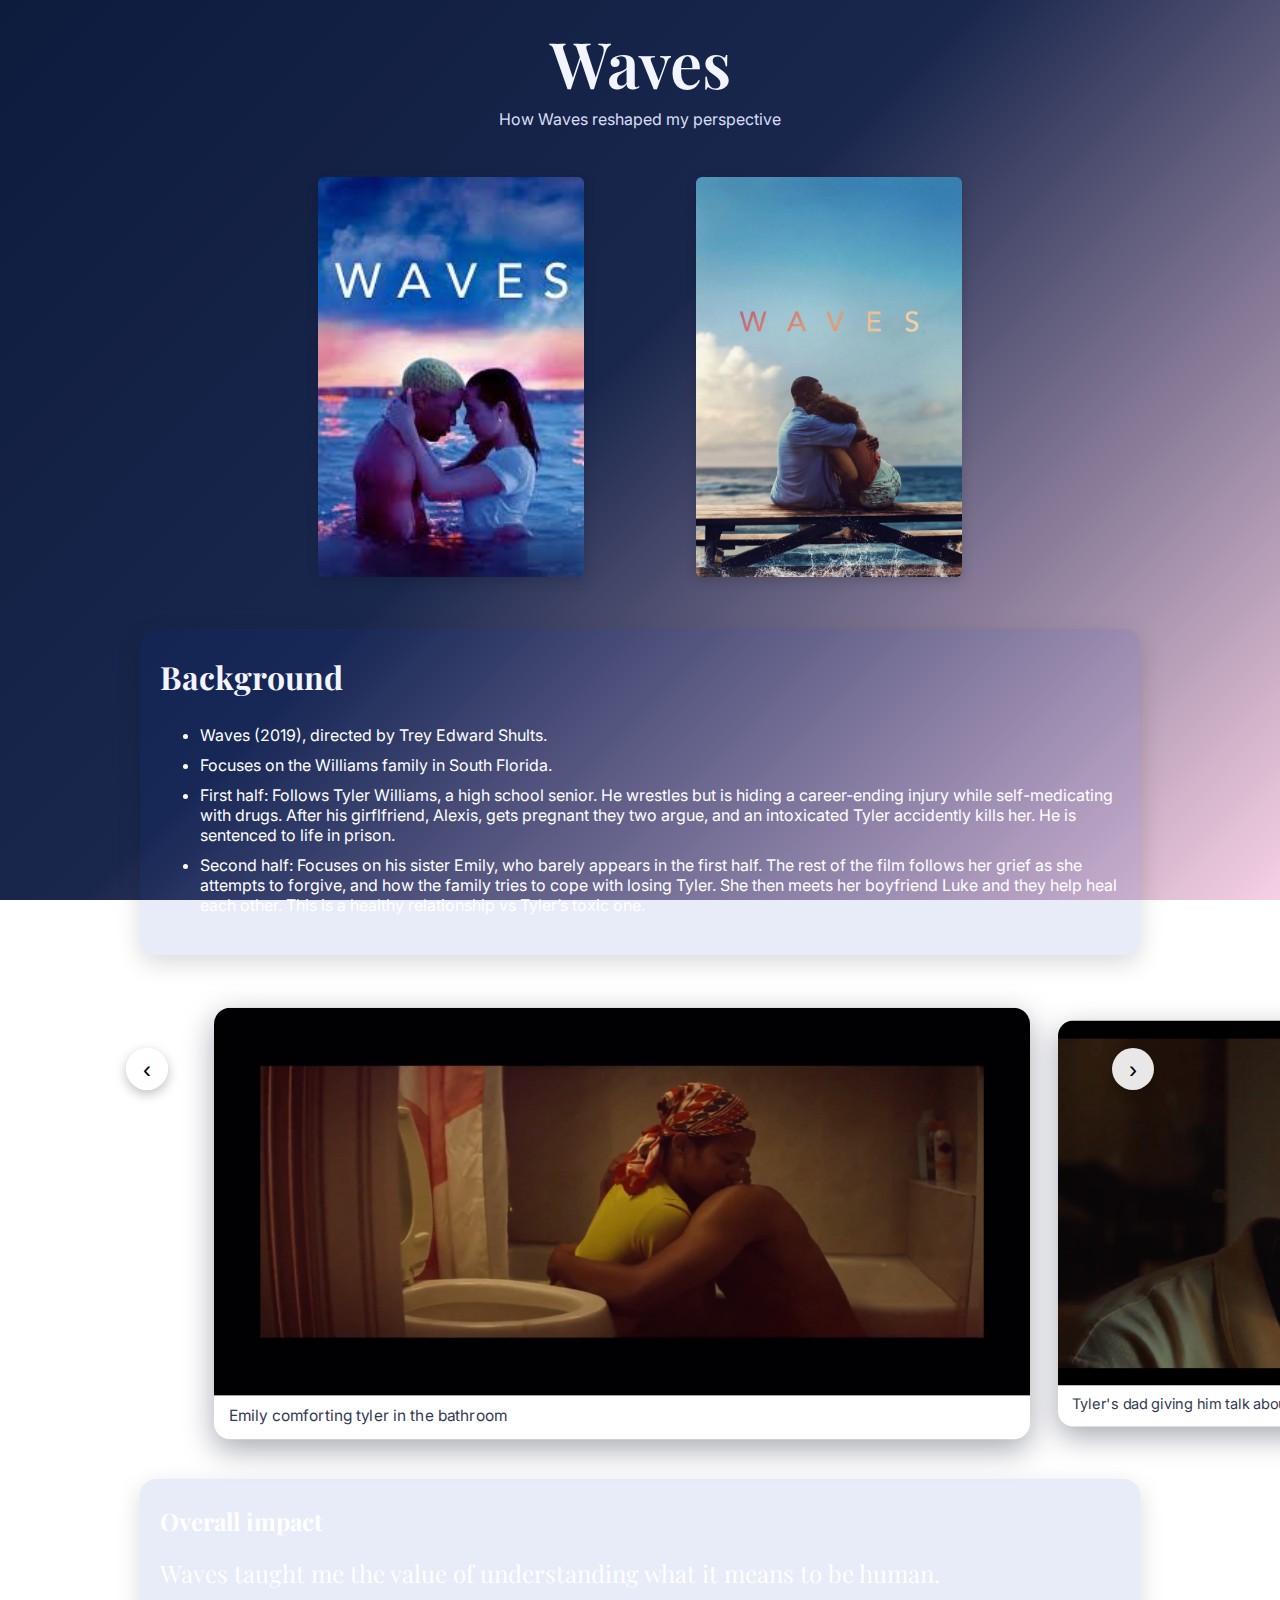
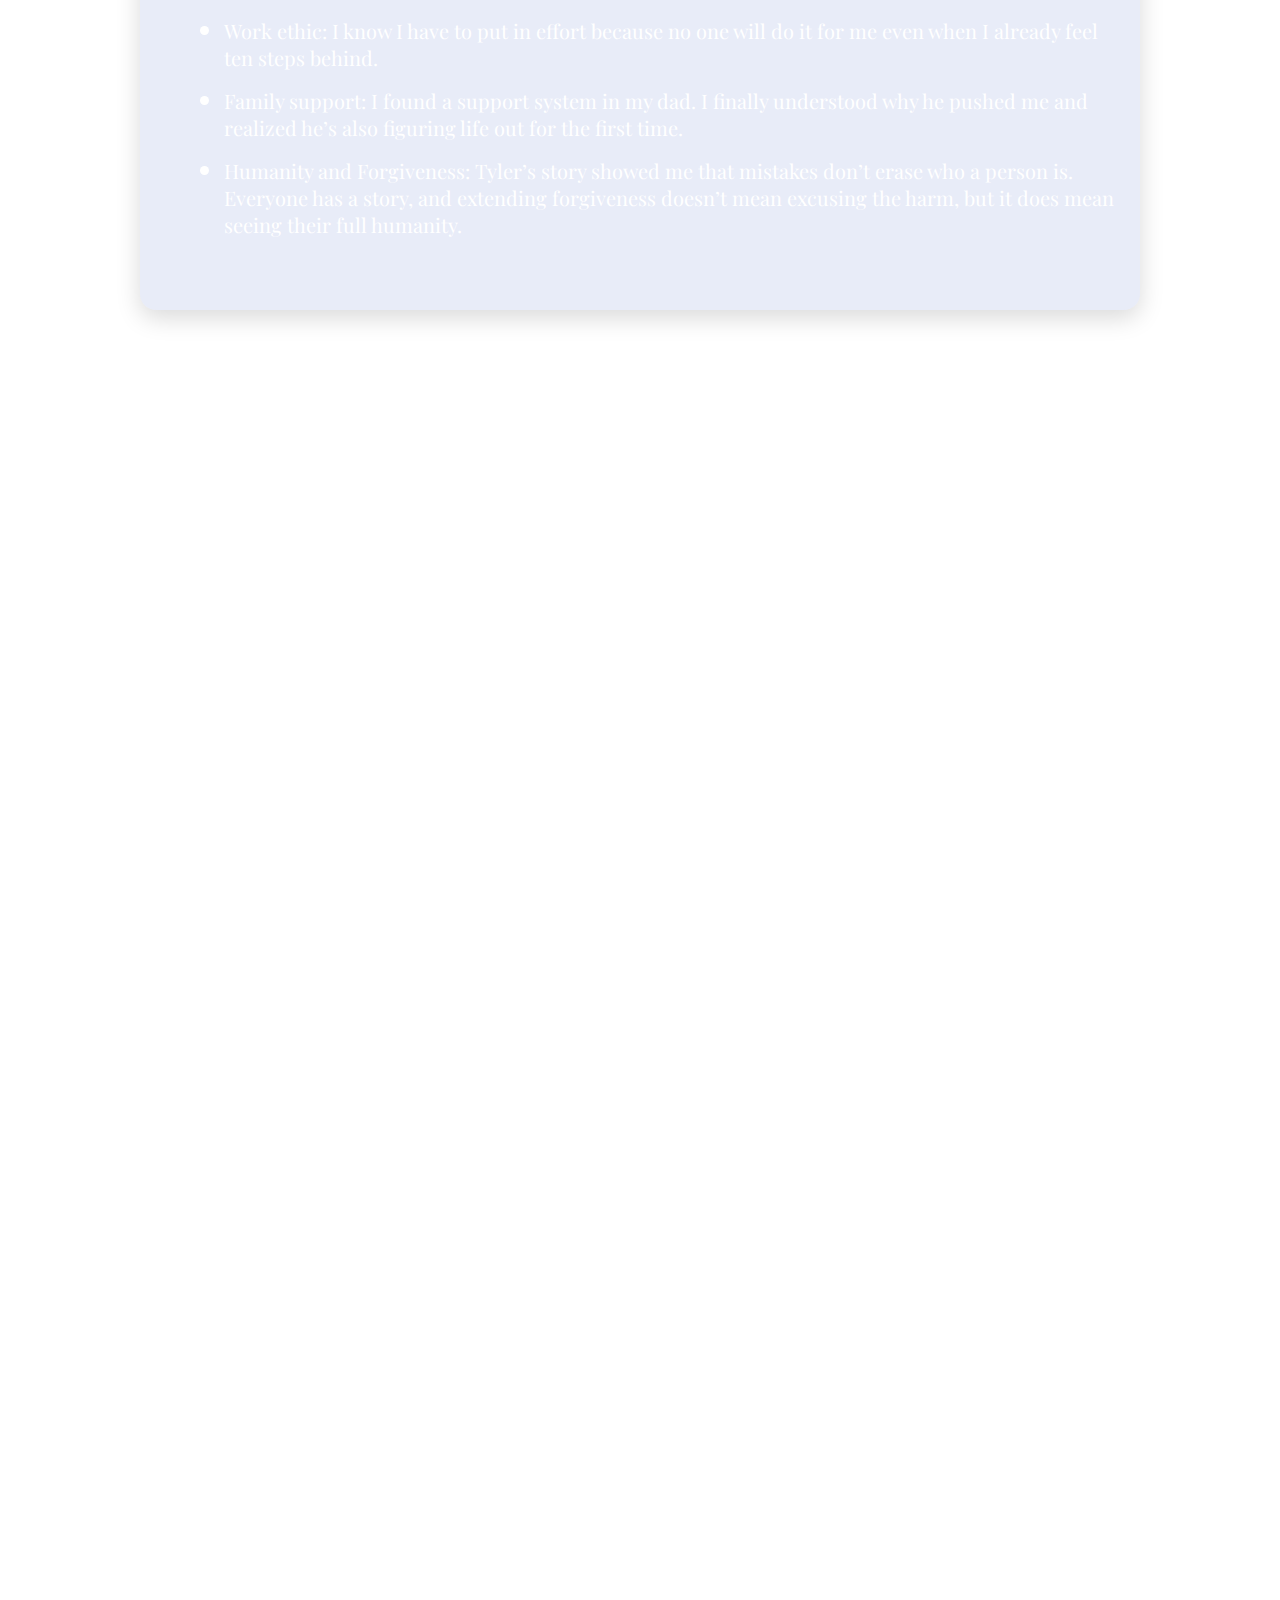
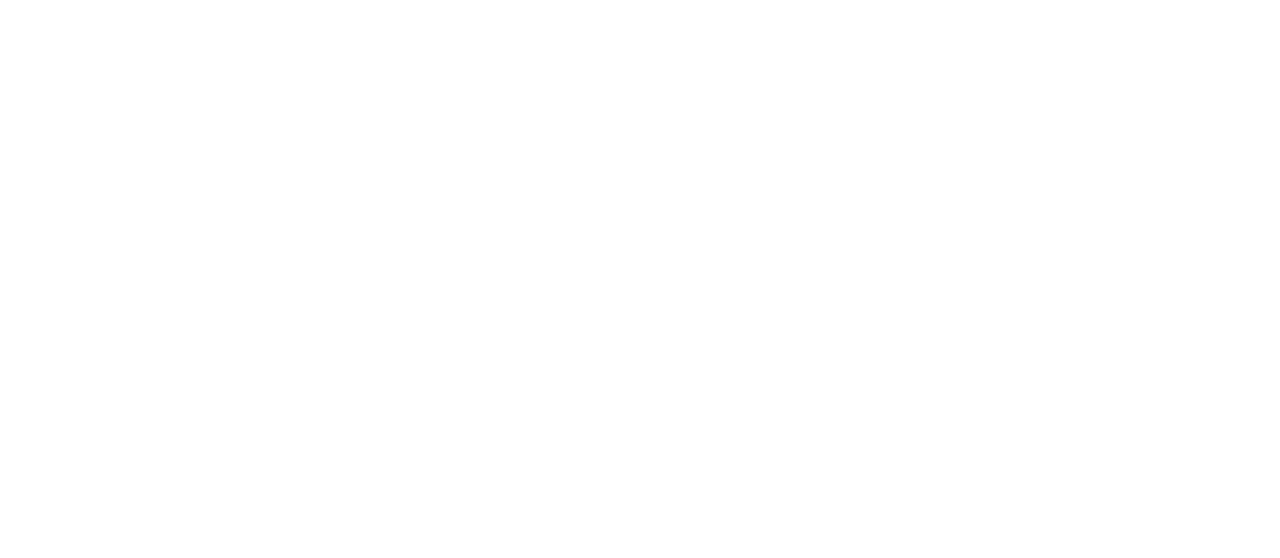
<file: index.html>
<!DOCTYPE html>
<html lang="en">
<head>
  <meta charset="UTF-8" />
  <meta name="viewport" content="width=device-width, initial-scale=1" />
  <title>Waves</title>

  <!-- Google Fonts -->
  <link href="https://fonts.googleapis.com/css2?family=Inter:wght@400;600&family=Playfair+Display:wght@600&display=swap" rel="stylesheet">

  <link rel="stylesheet" href="styles.css" />
</head>
<body>
  <header class="site-header" role="banner">
    <h1>Waves</h1>
    <p class="tagline">How Waves reshaped my perspective</p>
  </header>

<!-- TWO TITLE PICTURES -->
<section class="titles" aria-label="Title images">
  <figure class="title-image">
    <img src="media/taWaves2.jpg" alt="Tyler looking away, tense and focused." />
    <figcaption class="visually-hidden">Tyler, pressure and expectation</figcaption>
  </figure>

  <figure class="title-image">
    <img src="media/erWaves.webp" alt="Emily outside in open light." />
    <figcaption class="visually-hidden">Emily, openness and healing</figcaption>
  </figure>
</section>


<section class="background">
    <h2>Background</h2>
    <p>
      <ul>
        <li>Waves (2019), directed by Trey Edward Shults. </li>

        <li>Focuses on the Williams family in South Florida. </li>

        <li>First half: Follows Tyler Williams, a high school senior. He wrestles but is hiding a career-ending injury while self-medicating with drugs.
      After his girflfriend, Alexis, gets pregnant they two argue, and an intoxicated Tyler accidently kills her. 
      He is sentenced to life in prison.</li>

        <li>Second half: Focuses on his sister Emily, who barely appears in the first half. 
      The rest of the film follows her grief as she attempts to forgive, and how the family tries to cope with losing Tyler. 
      She then meets her boyfriend Luke and they help heal each other. This is a healthy relationship vs Tyler’s toxic one. </li>

      </ul>
    
    </p>
    
  </section>

  <!-- CAROUSEL -->
  <section class="carousel-section" aria-labelledby="gallery-h" role="region" aria-roledescription="carousel" aria-label="Film moments">
    <h2 id="gallery-h" class="visually-hidden">Photo Slideshow</h2>

    <div class="carousel" id="carousel">
      <button class="nav prev" id="prev" aria-label="Previous slide">‹</button>

      <ul class="track" id="track" aria-live="polite">
        <!-- Slide 1 -->
        <li class="slide current" aria-label="Slide 1 of 5">
          <a href="teBath.html">
            <img src="media/bathPic.PNG" alt="Emily comforting tyler in the bathtub." />
          </a>
          <figcaption>Emily comforting tyler in the bathroom</figcaption>
        </li>

        <!-- Slide 2 -->
        <li class="slide" aria-label="Slide 2 of 5">
          <a href="dadTalk.html">
            <img src="media/dadTalkPic.PNG" alt="Tyler's dad giving him a talk." />
          </a>
          <figcaption>Tyler's dad giving him talk about life. (Close read)</figcaption>
        </li>

        <!-- Slide 3 -->
        <li class="slide" aria-label="Slide 3 of 5">
          <a href="teCar.html">
            <img src="media/car.PNG" alt="Tyler in police car, emily in car going to Tyler's court." />
          </a>
          <figcaption>Tyler in poilce car, emily in car going to Tyler's court.</figcaption>
        </li>

        <!-- Slide 4 -->
        <li class="slide" aria-label="Slide 4 of 5">
          <a href="emTalk.html">
            <img src="media/emTalkPic.PNG" alt="Emily talking to her dad." />
          </a>
          <figcaption>Emily opening up to her dad (Close read)</figcaption>
        </li>

        <!-- Slide 5 -->
        <li class="slide" aria-label="Slide 5 of 5">
          <a href="hospital.html">
            <img src="media/hospital.PNG" alt="Luke visiting his father in hospital with Emily." />
          </a>
          <figcaption>Luke visiting his father in hospital with Emily.</figcaption>
        </li>
      </ul>

      <button class="nav next" id="next" aria-label="Next slide">›</button>
    </div>
  </section>
  

  <section class="connection">
    <h2>Overall impact</h2>
    <p>
      Waves taught me the value of understanding what it means to be human.
      
      <ul>
        <li>Work ethic: I know I have to put in effort because no one will do it for me even when I already feel ten steps behind.</li>
        <li>Family support: I found a support system in my dad. I finally understood why he pushed me and realized 
          he’s also figuring life out for the first time. </li>
        <li>Humanity and Forgiveness: Tyler’s story showed me that mistakes don’t erase who a person is. Everyone has a story, 
          and extending forgiveness doesn’t mean excusing the harm, but it does mean seeing their full humanity.</li>
      </ul>
    </p>
  </section>

  <script src="script.js"></script>
</body>
</html>

<!--Deployed-->
</file>
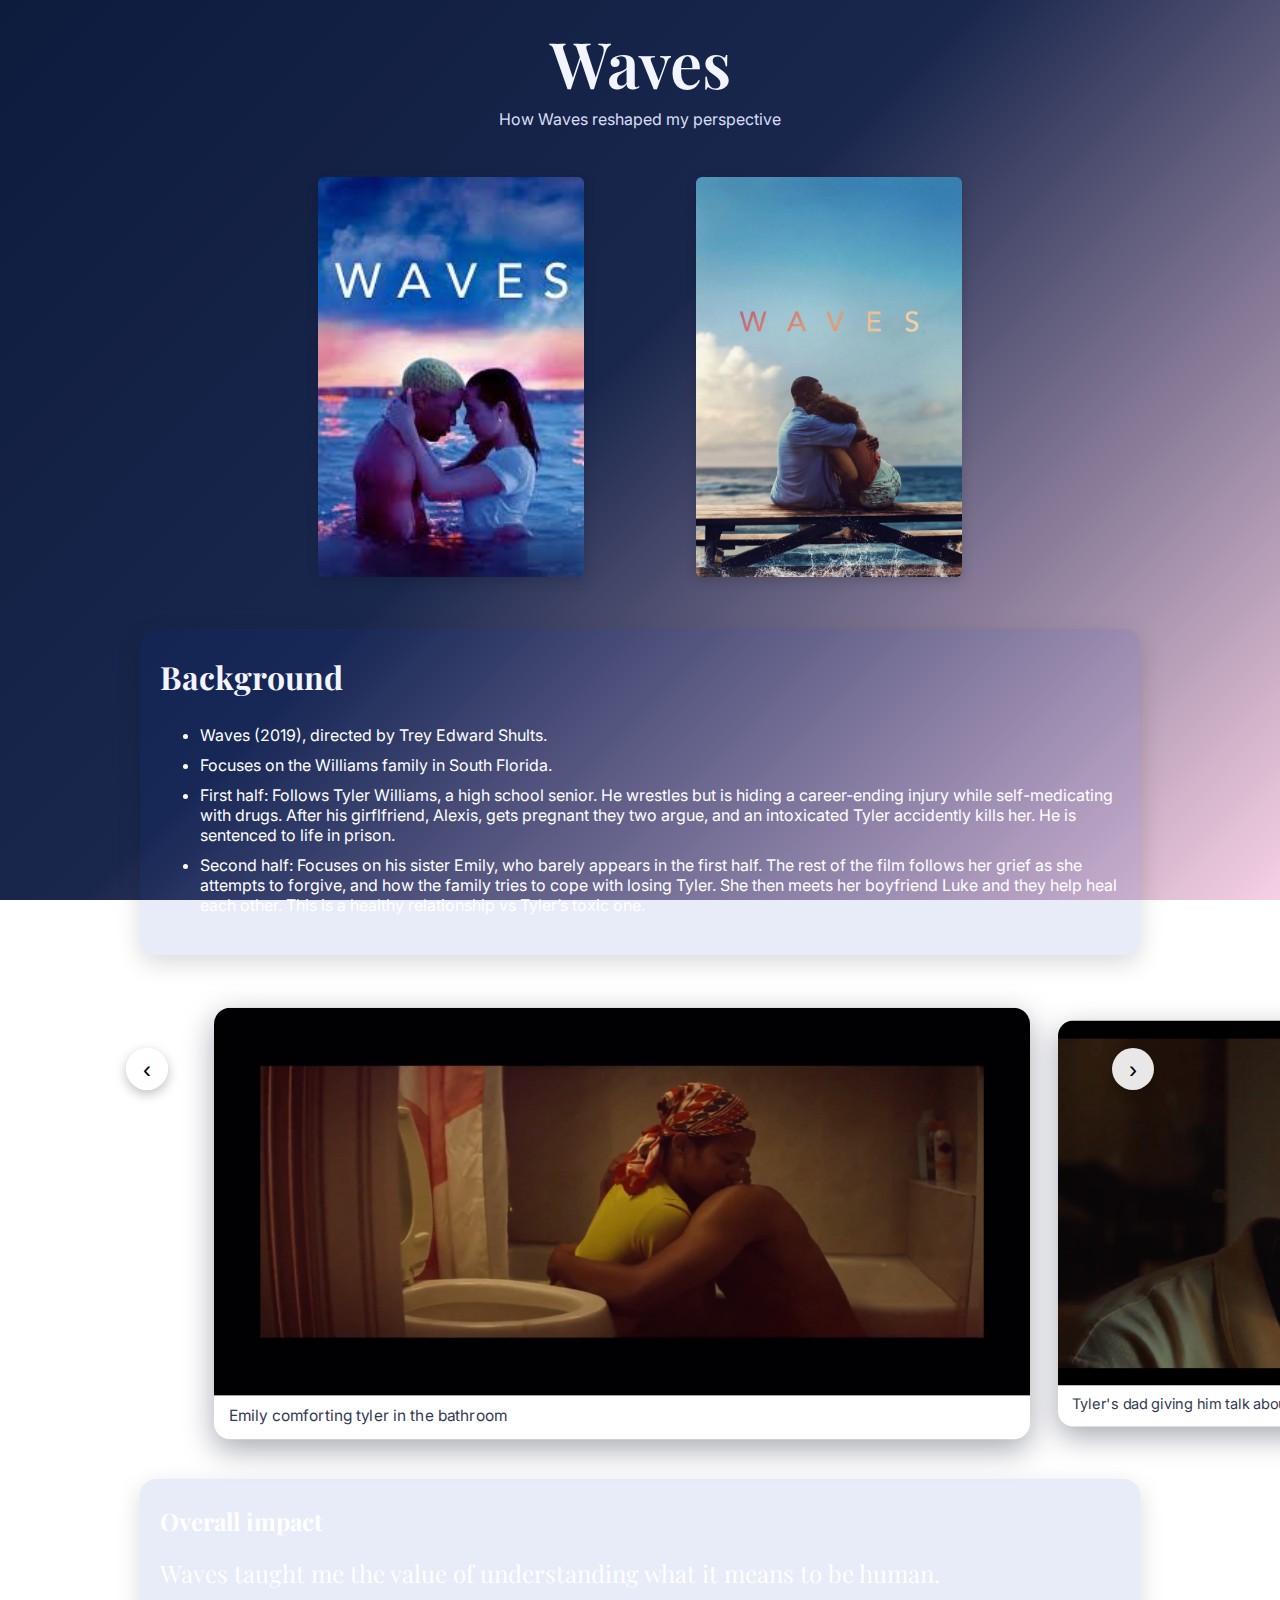
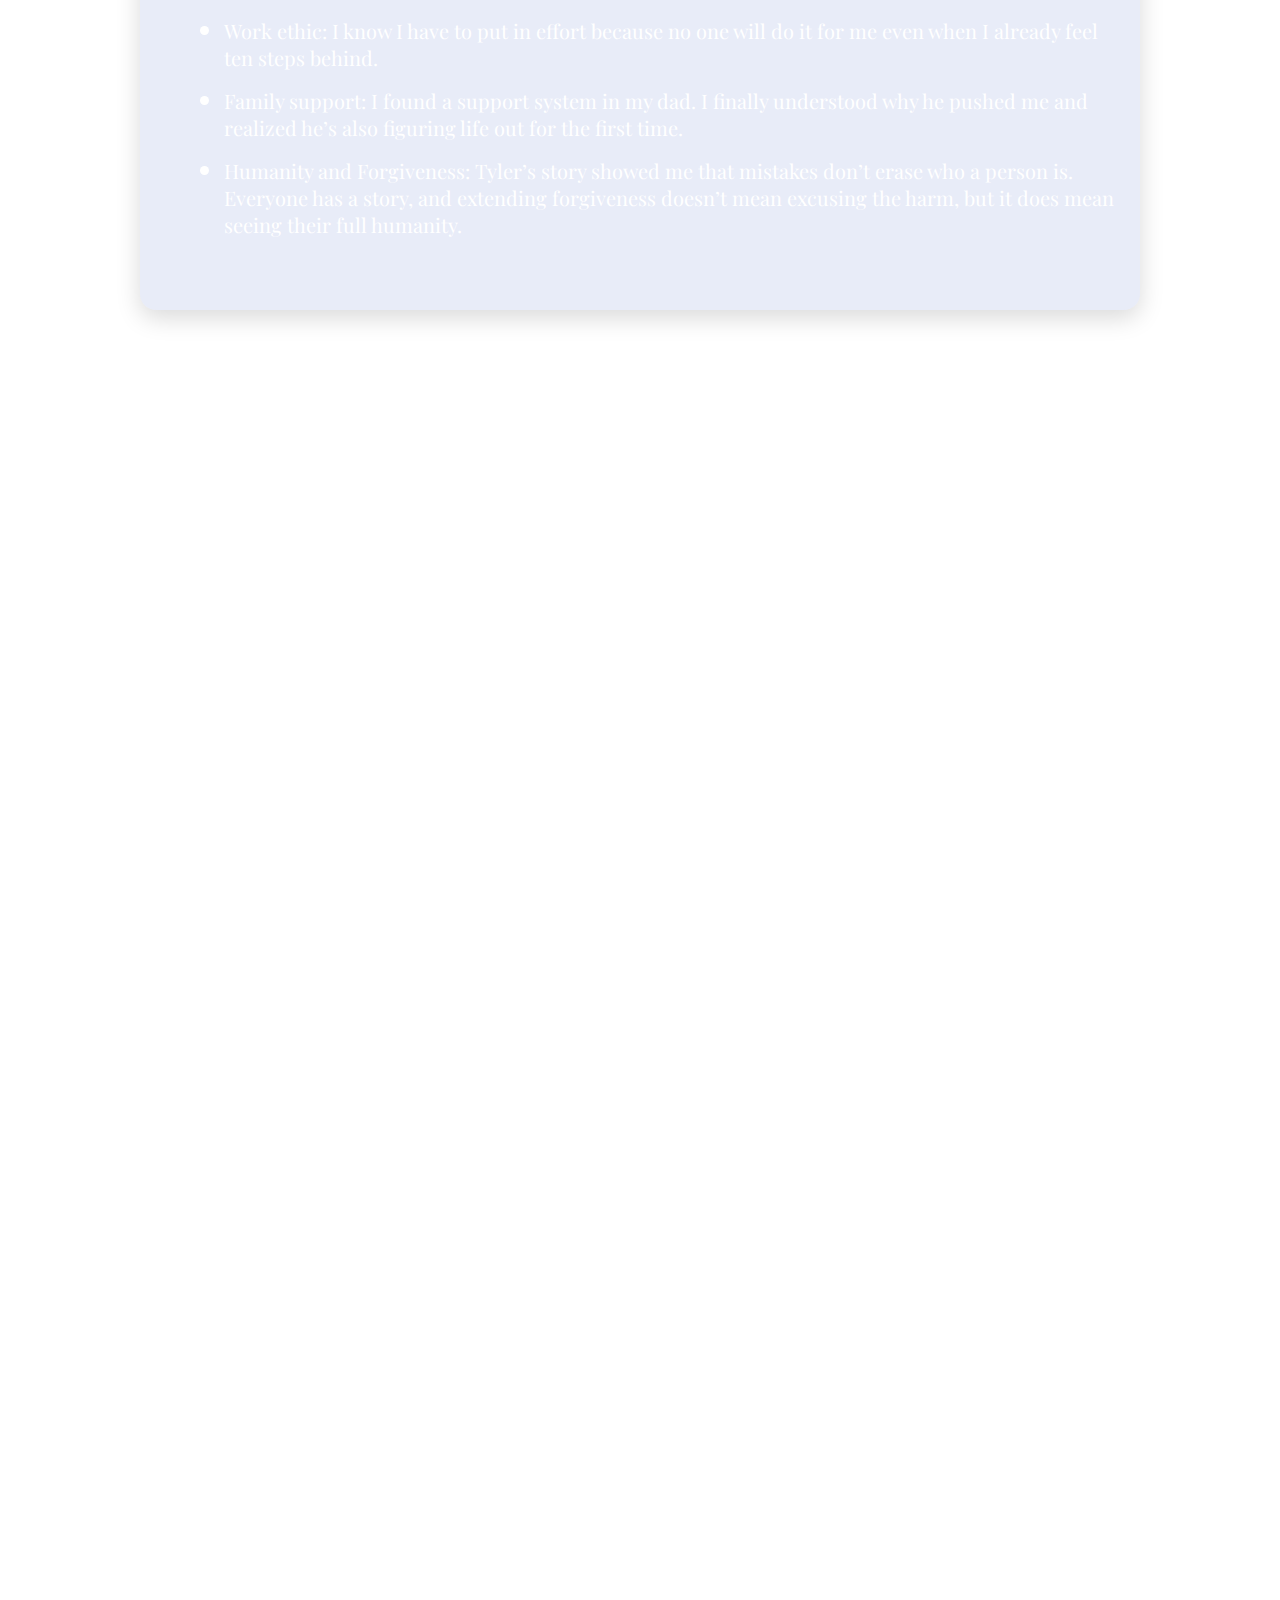
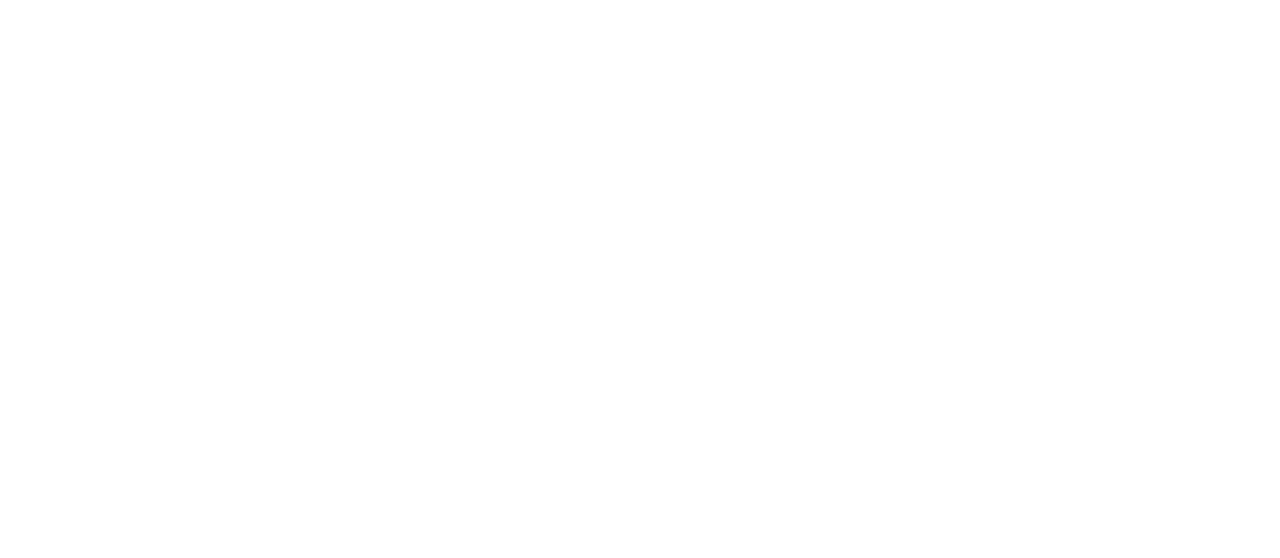
<file: waves-website/index.html>
<!DOCTYPE html>
<html lang="en">
<head>
  <meta charset="UTF-8" />
  <meta name="viewport" content="width=device-width, initial-scale=1" />
  <title>Waves</title>

  <!-- Google Fonts -->
  <link href="https://fonts.googleapis.com/css2?family=Inter:wght@400;600&family=Playfair+Display:wght@600&display=swap" rel="stylesheet">

  <link rel="stylesheet" href="styles.css" />
</head>
<body>
  <header class="site-header" role="banner">
    <h1>Waves</h1>
    <p class="tagline">How Waves reshaped my perspective</p>
  </header>

<!-- TWO TITLE PICTURES -->
<section class="titles" aria-label="Title images">
  <figure class="title-image">
    <img src="media/taWaves2.jpg" alt="Tyler looking away, tense and focused." />
    <figcaption class="visually-hidden">Tyler, pressure and expectation</figcaption>
  </figure>

  <figure class="title-image">
    <img src="media/erWaves.webp" alt="Emily outside in open light." />
    <figcaption class="visually-hidden">Emily, openness and healing</figcaption>
  </figure>
</section>


<section class="background">
    <h2>Background</h2>
    <p>
      <ul>
        <li>Waves (2019), directed by Trey Edward Shults. </li>

        <li>Focuses on the Williams family in South Florida. </li>

        <li>First half: Follows Tyler Williams, a high school senior. He wrestles but is hiding a career-ending injury while self-medicating with drugs.
      After his girflfriend, Alexis, gets pregnant they two argue, and an intoxicated Tyler accidently kills her. 
      He is sentenced to life in prison.</li>

        <li>Second half: Focuses on his sister Emily, who barely appears in the first half. 
      The rest of the film follows her grief as she attempts to forgive, and how the family tries to cope with losing Tyler. 
      She then meets her boyfriend Luke and they help heal each other. This is a healthy relationship vs Tyler’s toxic one. </li>

      </ul>
    
    </p>
    
  </section>

  <!-- CAROUSEL -->
  <section class="carousel-section" aria-labelledby="gallery-h" role="region" aria-roledescription="carousel" aria-label="Film moments">
    <h2 id="gallery-h" class="visually-hidden">Photo Slideshow</h2>

    <div class="carousel" id="carousel">
      <button class="nav prev" id="prev" aria-label="Previous slide">‹</button>

      <ul class="track" id="track" aria-live="polite">
        <!-- Slide 1 -->
        <li class="slide current" aria-label="Slide 1 of 5">
          <a href="teBath.html">
            <img src="media/bathPic.PNG" alt="Emily comforting tyler in the bathtub." />
          </a>
          <figcaption>Emily comforting tyler in the bathroom</figcaption>
        </li>

        <!-- Slide 2 -->
        <li class="slide" aria-label="Slide 2 of 5">
          <a href="dadTalk.html">
            <img src="media/dadTalkPic.PNG" alt="Tyler's dad giving him a talk." />
          </a>
          <figcaption>Tyler's dad giving him talk about life. (Close read)</figcaption>
        </li>

        <!-- Slide 3 -->
        <li class="slide" aria-label="Slide 3 of 5">
          <a href="teCar.html">
            <img src="media/car.PNG" alt="Tyler in police car, emily in car going to Tyler's court." />
          </a>
          <figcaption>Tyler in poilce car, emily in car going to Tyler's court.</figcaption>
        </li>

        <!-- Slide 4 -->
        <li class="slide" aria-label="Slide 4 of 5">
          <a href="emTalk.html">
            <img src="media/emTalkPic.PNG" alt="Emily talking to her dad." />
          </a>
          <figcaption>Emily opening up to her dad (Close read)</figcaption>
        </li>

        <!-- Slide 5 -->
        <li class="slide" aria-label="Slide 5 of 5">
          <a href="hospital.html">
            <img src="media/hospital.PNG" alt="Luke visiting his father in hospital with Emily." />
          </a>
          <figcaption>Luke visiting his father in hospital with Emily.</figcaption>
        </li>
      </ul>

      <button class="nav next" id="next" aria-label="Next slide">›</button>
    </div>
  </section>
  

  <section class="connection">
    <h2>Overall impact</h2>
    <p>
      Waves taught me the value of understanding what it means to be human.
      
      <ul>
        <li>Work ethic: I know I have to put in effort because no one will do it for me even when I already feel ten steps behind.</li>
        <li>Family support: I found a support system in my dad. I finally understood why he pushed me and realized 
          he’s also figuring life out for the first time. </li>
        <li>Humanity and Forgiveness: Tyler’s story showed me that mistakes don’t erase who a person is. Everyone has a story, 
          and extending forgiveness doesn’t mean excusing the harm, but it does mean seeing their full humanity.</li>
      </ul>
    </p>
  </section>

  <script src="script.js"></script>
</body>
</html>
</file>
<file: styles.css>
/* ===== Ocean Dusk Theme (Waves) ===== */
:root{
  --page-max: 1000px;
  --gap: 20px;                 /* slide gap; keep in sync with JS GAP_PX (~20) */
  --accent: #5b7cfa;
  --text: #0e1222;
  --bg1:#0d1b3d;               /* deep blue */
  --bg2:#1a274d;
  --bg3:#f7d0e4;               /* dusk pink */
  --card:#ffffff;
  --caption:#333a55;
}

*{ box-sizing:border-box; }
html, body {
  min-height: 100%;
  height: auto;   /* let the page grow */
  margin: 0;
}


body{
  font-family: Inter, system-ui, -apple-system, Segoe UI, Roboto, Arial, sans-serif;
  color: var(--text);
  background: linear-gradient(135deg, var(--bg1) 0%, var(--bg2) 45%, var(--bg3) 100%);
  background-attachment: fixed;
}

/* ===== Header / Title ===== */
h1{
  font-family: "Playfair Display", serif;
  font-weight: 600;
  font-size: clamp(2.5rem, 5vw, 4rem);
  text-align: center;
  margin: 1.25rem 0 .25rem;
  color: #f2f4ff;
}

.tagline{
  text-align: center;
  color: #d9def7;
  margin: 0 0 1rem;
}

/* ===== Carousel Section ===== */
.carousel-section{
  display: grid;
  place-items: center;
  padding: 1rem;
}

.carousel{
  position: relative;
  width: min(var(--page-max), 95vw);
  margin-inline: auto;
  overflow: visible;           /* let side slides peek */
}

/* Prev/Next buttons */
.nav{
  position: absolute;
  top: 50px;
  transform: translateY(-50%);
  border: 0;
  background: rgba(255,255,255,.9);
  width: 42px; height: 42px; border-radius: 50%;
  font-size: 24px; line-height: 42px; text-align: center; cursor: pointer;
  box-shadow: 0 4px 12px rgba(0,0,0,.25);
  z-index: 3;
}
.nav:focus{ outline: 3px solid var(--accent); outline-offset: 2px; }
.prev{ left: -14px; }
.next{ right: -14px; }


/* Two title images under the header */
.titles {
  display: flex;
  justify-content: center;
  gap: 2rem;                 /* space between the images */
  max-width: 90%;            /* keeps them 2 inches or so away from the sides */
  margin: 2rem auto;         /* centers the block */
}

.title-image img {
  height: 400px;          /* same height for both */
  width: auto;            /* keep proportions */
  object-fit: contain;    /* shows the whole image, no cropping */
  border-radius: 6px;
  box-shadow: 0 4px 12px rgba(0,0,0,0.15);
}



/* Slide track row */
.track{
  display: flex;
  align-items: center;
  gap: 20px;
  padding: 0;
  margin: 0 auto;
  list-style: none;
  transition: transform 500ms ease;
  max-height: 420px;           /* keeps it modest in height */
}

/* Each slide: 70% width so neighbors peek */
.slide{
  flex: 0 0 80%;
  position: relative;
  border-radius: 16px;
  overflow: hidden;
  background: var(--card);
  box-shadow: 0 10px 30px rgba(10, 15, 40, .35);
  transform: scale(.96);
  transition: transform 300ms ease, box-shadow 300ms ease;
}
.slide.current{ transform: scale(1.02); }

.slide a{
  display: flex;
  flex-direction: column;
  height: 100%;
}

.slide img{
  width: 100%;
  height: 380px;
  object-fit: cover;
  display: block;
}
.slide figcaption{
  padding: .6rem .9rem .9rem;
  font-size: .95rem;
  color: var(--caption);
  align-items: center;
}

/* Hover pause + gentle zoom of the CENTER slide */
.carousel:hover .slide.current{
  transform: scale(1.10);
  box-shadow: 0 20px 40px rgba(10,15,40,.5);
  transition: transform 500ms ease, box-shadow 500ms ease;

}

/* ===== Summary card below carousel ===== */
.background{
  width: min(var(--page-max), 90vw);
  margin: 1.5rem auto 3rem;
  background: rgba(3, 45, 180, .09);
  border-radius: 16px;
  padding: 1.25rem 1.25rem 1.5rem;
  box-shadow: 0 8px 24px rgba(0,0,0,.15);
}
.background h2,.background h3{
  font-family: "Playfair Display", serif;
  margin-top: .4rem;
  font-size: xx-large;
  color: #f2f4ff;
}


/* Smooth anchor scrolling */
html { scroll-behavior: smooth; }

/* Back link style (optional) */
.back-link {
  display: inline-block;
  margin: 0 1rem 0 1rem;
  color: #cfd6ff;
  text-decoration: none;
}
.back-link:hover { text-decoration: underline; }

/* Sticky sub-nav */
.clip-subnav {
  position: sticky;
  top: 0;                    /* raise if you have a sticky site header */
  z-index: 20;
  display: flex;
  gap: 1rem;
  padding: .75rem 1rem;
  background: rgba(10, 20, 40, 0.75);
  backdrop-filter: blur(6px);
  border-bottom: 1px solid rgba(255,255,255,0.08);
}
.clip-subnav a {
  color: #e9ecff;
  text-decoration: none;
  font-weight: 600;
}
.clip-subnav a:hover { text-decoration: underline; }

/* Framed video */
.video-wrap {
  max-width: 1100px;
  margin: 1.25rem auto 2rem;
  padding: 0 1rem;
}
.video-frame {
  background: #0b1226;       /* frame color */
  padding: 18px;             /* frame thickness */
  border-radius: 14px;
  box-shadow: 0 18px 40px rgba(0,0,0,.35);
}
.video-inner {
  aspect-ratio: 16 / 9;
  background: #000;          /* matte */
  border-radius: 10px;
  overflow: hidden;
}
.video-inner video {
  width: 100%;
  height: 100%;
  object-fit: contain;       /* full image visible, no cropping */
  display: block;
}
.video-caption {
  text-align: center;
  color: #dfe4ff;
  margin-top: .5rem;
  font-size: .95rem;
  opacity: .85;
}

/* Content sections */
.clip-section {
  background: rgba(0, 0, 0, 0.4); /* semi-transparent dark background */
  padding: 1.5rem;
  border-radius: 8px;
  margin: 2rem auto;
  max-width: 900px;
}

ul li {
  margin-bottom: 10px; /* Adjust the value as needed */
  color: #ffffff;

}

.clip-section h2, .clip-section h3{
  margin: 0 0 .5rem;
  font-size: clamp(1.4rem, 2.4vw, 2rem);
  color: #ffffff;
}
.clip-section p { line-height: 1.6;   color: #fdfdfd;
}

#impact {
  font-size: 1.25rem;   /* base size for the section */
  line-height: 1.65;
}

#impact ul {
  padding-left: 1.25rem;
  margin: 0.75rem 0 0;
}

#impact li {
  font-size: 1.35rem;   /* bump bullets a bit more */
  margin-bottom: 0.8rem;
}

#impact li::marker {
  font-size: 1.6rem;    /* larger bullet dot */
}

#close-read {
  font-size: 1.25rem;   /* base size for the section */
  line-height: 1.65;
}


#close-read ul {
  padding-left: 1.25rem;
  margin: 0.75rem 0 0;
}


#close-read li {
  font-size: 1.35rem;   /* bump bullets a bit more */
  margin-bottom: 0.8rem;
}


#close-read li::marker {
  font-size: 1.6rem;    /* larger bullet dot */
}


body {
  padding-bottom: 200vh; /* creates scroll space */
}

.connection{
  width: min(var(--page-max), 90vw);
  margin: 1.5rem auto 3rem;
  background: rgba(3, 45, 180, .09);
  border-radius: 16px;
  padding: 1.25rem 1.25rem 3rem;
  box-shadow: 0 8px 24px rgba(0,0,0,.15);
}


.connection h2, .connection h3, .connection p{
  font-family: "Playfair Display", serif;
  margin-top: .4rem;
  color: white;
  font-size: x-large;
}

.connection ul {
  margin-left: 1.5rem; /* adds space so bullets don't overlap */
  font-size: 1.25rem;
}

.connection li {
  font-size: 1.25rem; /* increase text size (20px-ish) */
  color: white;       /* match your current style */
  margin-bottom: 0.75rem; /* space between bullets */
  font-family: "Playfair Display", serif;

}

.connection li::marker {
  font-size: 1.5rem;  /* makes the actual bullet dot bigger */
}


/* ===== Audio list (stacked figures, smaller width) ===== */
.audio-list{
  width: min(420px, 92vw);
  margin: 1rem auto;
  display: flex;
  flex-direction: column;     /* stack vertically */
  gap: 1rem;
}
.audio-list figure{ margin: 0; background: rgba(255,255,255,.9); border-radius: 12px; padding: .75rem; }
.audio-list figcaption{ font-size: .95rem; color: var(--caption); margin-bottom: .4rem; align-items: center;}
.audio-list audio{ width: 100%; }

/* ===== Back link for clip pages ===== */
.back-link{
  color: var(--accent);
  text-decoration: none;
  font-weight: 600;
}
.back-link:focus, .back-link:hover{ text-decoration: underline; }

/* ===== Visually hidden utility ===== */
.visually-hidden{
  position: absolute; width: 1px; height: 1px; margin: -1px; padding: 0; border: 0;
  clip: rect(0 0 0 0); overflow: hidden;
}

/* ===== Motion preferences ===== */
@media (prefers-reduced-motion: reduce){
  .track, .slide{ transition: none; }
}
</file>
<file: waves-website/styles.css>
/* ===== Ocean Dusk Theme (Waves) ===== */
:root{
  --page-max: 1000px;
  --gap: 20px;                 /* slide gap; keep in sync with JS GAP_PX (~20) */
  --accent: #5b7cfa;
  --text: #0e1222;
  --bg1:#0d1b3d;               /* deep blue */
  --bg2:#1a274d;
  --bg3:#f7d0e4;               /* dusk pink */
  --card:#ffffff;
  --caption:#333a55;
}

*{ box-sizing:border-box; }
html, body {
  min-height: 100%;
  height: auto;   /* let the page grow */
  margin: 0;
}


body{
  font-family: Inter, system-ui, -apple-system, Segoe UI, Roboto, Arial, sans-serif;
  color: var(--text);
  background: linear-gradient(135deg, var(--bg1) 0%, var(--bg2) 45%, var(--bg3) 100%);
  background-attachment: fixed;
}

/* ===== Header / Title ===== */
h1{
  font-family: "Playfair Display", serif;
  font-weight: 600;
  font-size: clamp(2.5rem, 5vw, 4rem);
  text-align: center;
  margin: 1.25rem 0 .25rem;
  color: #f2f4ff;
}

.tagline{
  text-align: center;
  color: #d9def7;
  margin: 0 0 1rem;
}

/* ===== Carousel Section ===== */
.carousel-section{
  display: grid;
  place-items: center;
  padding: 1rem;
}

.carousel{
  position: relative;
  width: min(var(--page-max), 95vw);
  margin-inline: auto;
  overflow: visible;           /* let side slides peek */
}

/* Prev/Next buttons */
.nav{
  position: absolute;
  top: 50px;
  transform: translateY(-50%);
  border: 0;
  background: rgba(255,255,255,.9);
  width: 42px; height: 42px; border-radius: 50%;
  font-size: 24px; line-height: 42px; text-align: center; cursor: pointer;
  box-shadow: 0 4px 12px rgba(0,0,0,.25);
  z-index: 3;
}
.nav:focus{ outline: 3px solid var(--accent); outline-offset: 2px; }
.prev{ left: -14px; }
.next{ right: -14px; }


/* Two title images under the header */
.titles {
  display: flex;
  justify-content: center;
  gap: 2rem;                 /* space between the images */
  max-width: 90%;            /* keeps them 2 inches or so away from the sides */
  margin: 2rem auto;         /* centers the block */
}

.title-image img {
  height: 400px;          /* same height for both */
  width: auto;            /* keep proportions */
  object-fit: contain;    /* shows the whole image, no cropping */
  border-radius: 6px;
  box-shadow: 0 4px 12px rgba(0,0,0,0.15);
}



/* Slide track row */
.track{
  display: flex;
  align-items: center;
  gap: 20px;
  padding: 0;
  margin: 0 auto;
  list-style: none;
  transition: transform 500ms ease;
  max-height: 420px;           /* keeps it modest in height */
}

/* Each slide: 70% width so neighbors peek */
.slide{
  flex: 0 0 80%;
  position: relative;
  border-radius: 16px;
  overflow: hidden;
  background: var(--card);
  box-shadow: 0 10px 30px rgba(10, 15, 40, .35);
  transform: scale(.96);
  transition: transform 300ms ease, box-shadow 300ms ease;
}
.slide.current{ transform: scale(1.02); }

.slide a{
  display: flex;
  flex-direction: column;
  height: 100%;
}

.slide img{
  width: 100%;
  height: 380px;
  object-fit: cover;
  display: block;
}
.slide figcaption{
  padding: .6rem .9rem .9rem;
  font-size: .95rem;
  color: var(--caption);
  align-items: center;
}

/* Hover pause + gentle zoom of the CENTER slide */
.carousel:hover .slide.current{
  transform: scale(1.10);
  box-shadow: 0 20px 40px rgba(10,15,40,.5);
  transition: transform 500ms ease, box-shadow 500ms ease;

}

/* ===== Summary card below carousel ===== */
.background{
  width: min(var(--page-max), 90vw);
  margin: 1.5rem auto 3rem;
  background: rgba(3, 45, 180, .09);
  border-radius: 16px;
  padding: 1.25rem 1.25rem 1.5rem;
  box-shadow: 0 8px 24px rgba(0,0,0,.15);
}
.background h2,.background h3{
  font-family: "Playfair Display", serif;
  margin-top: .4rem;
  font-size: xx-large;
  color: #f2f4ff;
}


/* Smooth anchor scrolling */
html { scroll-behavior: smooth; }

/* Back link style (optional) */
.back-link {
  display: inline-block;
  margin: 0 1rem 0 1rem;
  color: #cfd6ff;
  text-decoration: none;
}
.back-link:hover { text-decoration: underline; }

/* Sticky sub-nav */
.clip-subnav {
  position: sticky;
  top: 0;                    /* raise if you have a sticky site header */
  z-index: 20;
  display: flex;
  gap: 1rem;
  padding: .75rem 1rem;
  background: rgba(10, 20, 40, 0.75);
  backdrop-filter: blur(6px);
  border-bottom: 1px solid rgba(255,255,255,0.08);
}
.clip-subnav a {
  color: #e9ecff;
  text-decoration: none;
  font-weight: 600;
}
.clip-subnav a:hover { text-decoration: underline; }

/* Framed video */
.video-wrap {
  max-width: 1100px;
  margin: 1.25rem auto 2rem;
  padding: 0 1rem;
}
.video-frame {
  background: #0b1226;       /* frame color */
  padding: 18px;             /* frame thickness */
  border-radius: 14px;
  box-shadow: 0 18px 40px rgba(0,0,0,.35);
}
.video-inner {
  aspect-ratio: 16 / 9;
  background: #000;          /* matte */
  border-radius: 10px;
  overflow: hidden;
}
.video-inner video {
  width: 100%;
  height: 100%;
  object-fit: contain;       /* full image visible, no cropping */
  display: block;
}
.video-caption {
  text-align: center;
  color: #dfe4ff;
  margin-top: .5rem;
  font-size: .95rem;
  opacity: .85;
}

/* Content sections */
.clip-section {
  background: rgba(0, 0, 0, 0.4); /* semi-transparent dark background */
  padding: 1.5rem;
  border-radius: 8px;
  margin: 2rem auto;
  max-width: 900px;
}

ul li {
  margin-bottom: 10px; /* Adjust the value as needed */
  color: #ffffff;

}

.clip-section h2, .clip-section h3{
  margin: 0 0 .5rem;
  font-size: clamp(1.4rem, 2.4vw, 2rem);
  color: #ffffff;
}
.clip-section p { line-height: 1.6;   color: #fdfdfd;
}

#impact {
  font-size: 1.25rem;   /* base size for the section */
  line-height: 1.65;
}

#impact ul {
  padding-left: 1.25rem;
  margin: 0.75rem 0 0;
}

#impact li {
  font-size: 1.35rem;   /* bump bullets a bit more */
  margin-bottom: 0.8rem;
}

#impact li::marker {
  font-size: 1.6rem;    /* larger bullet dot */
}

#close-read {
  font-size: 1.25rem;   /* base size for the section */
  line-height: 1.65;
}


#close-read ul {
  padding-left: 1.25rem;
  margin: 0.75rem 0 0;
}


#close-read li {
  font-size: 1.35rem;   /* bump bullets a bit more */
  margin-bottom: 0.8rem;
}


#close-read li::marker {
  font-size: 1.6rem;    /* larger bullet dot */
}


body {
  padding-bottom: 200vh; /* creates scroll space */
}

.connection{
  width: min(var(--page-max), 90vw);
  margin: 1.5rem auto 3rem;
  background: rgba(3, 45, 180, .09);
  border-radius: 16px;
  padding: 1.25rem 1.25rem 3rem;
  box-shadow: 0 8px 24px rgba(0,0,0,.15);
}


.connection h2, .connection h3, .connection p{
  font-family: "Playfair Display", serif;
  margin-top: .4rem;
  color: white;
  font-size: x-large;
}

.connection ul {
  margin-left: 1.5rem; /* adds space so bullets don't overlap */
  font-size: 1.25rem;
}

.connection li {
  font-size: 1.25rem; /* increase text size (20px-ish) */
  color: white;       /* match your current style */
  margin-bottom: 0.75rem; /* space between bullets */
  font-family: "Playfair Display", serif;

}

.connection li::marker {
  font-size: 1.5rem;  /* makes the actual bullet dot bigger */
}


/* ===== Audio list (stacked figures, smaller width) ===== */
.audio-list{
  width: min(420px, 92vw);
  margin: 1rem auto;
  display: flex;
  flex-direction: column;     /* stack vertically */
  gap: 1rem;
}
.audio-list figure{ margin: 0; background: rgba(255,255,255,.9); border-radius: 12px; padding: .75rem; }
.audio-list figcaption{ font-size: .95rem; color: var(--caption); margin-bottom: .4rem; align-items: center;}
.audio-list audio{ width: 100%; }

/* ===== Back link for clip pages ===== */
.back-link{
  color: var(--accent);
  text-decoration: none;
  font-weight: 600;
}
.back-link:focus, .back-link:hover{ text-decoration: underline; }

/* ===== Visually hidden utility ===== */
.visually-hidden{
  position: absolute; width: 1px; height: 1px; margin: -1px; padding: 0; border: 0;
  clip: rect(0 0 0 0); overflow: hidden;
}

/* ===== Motion preferences ===== */
@media (prefers-reduced-motion: reduce){
  .track, .slide{ transition: none; }
}
</file>
